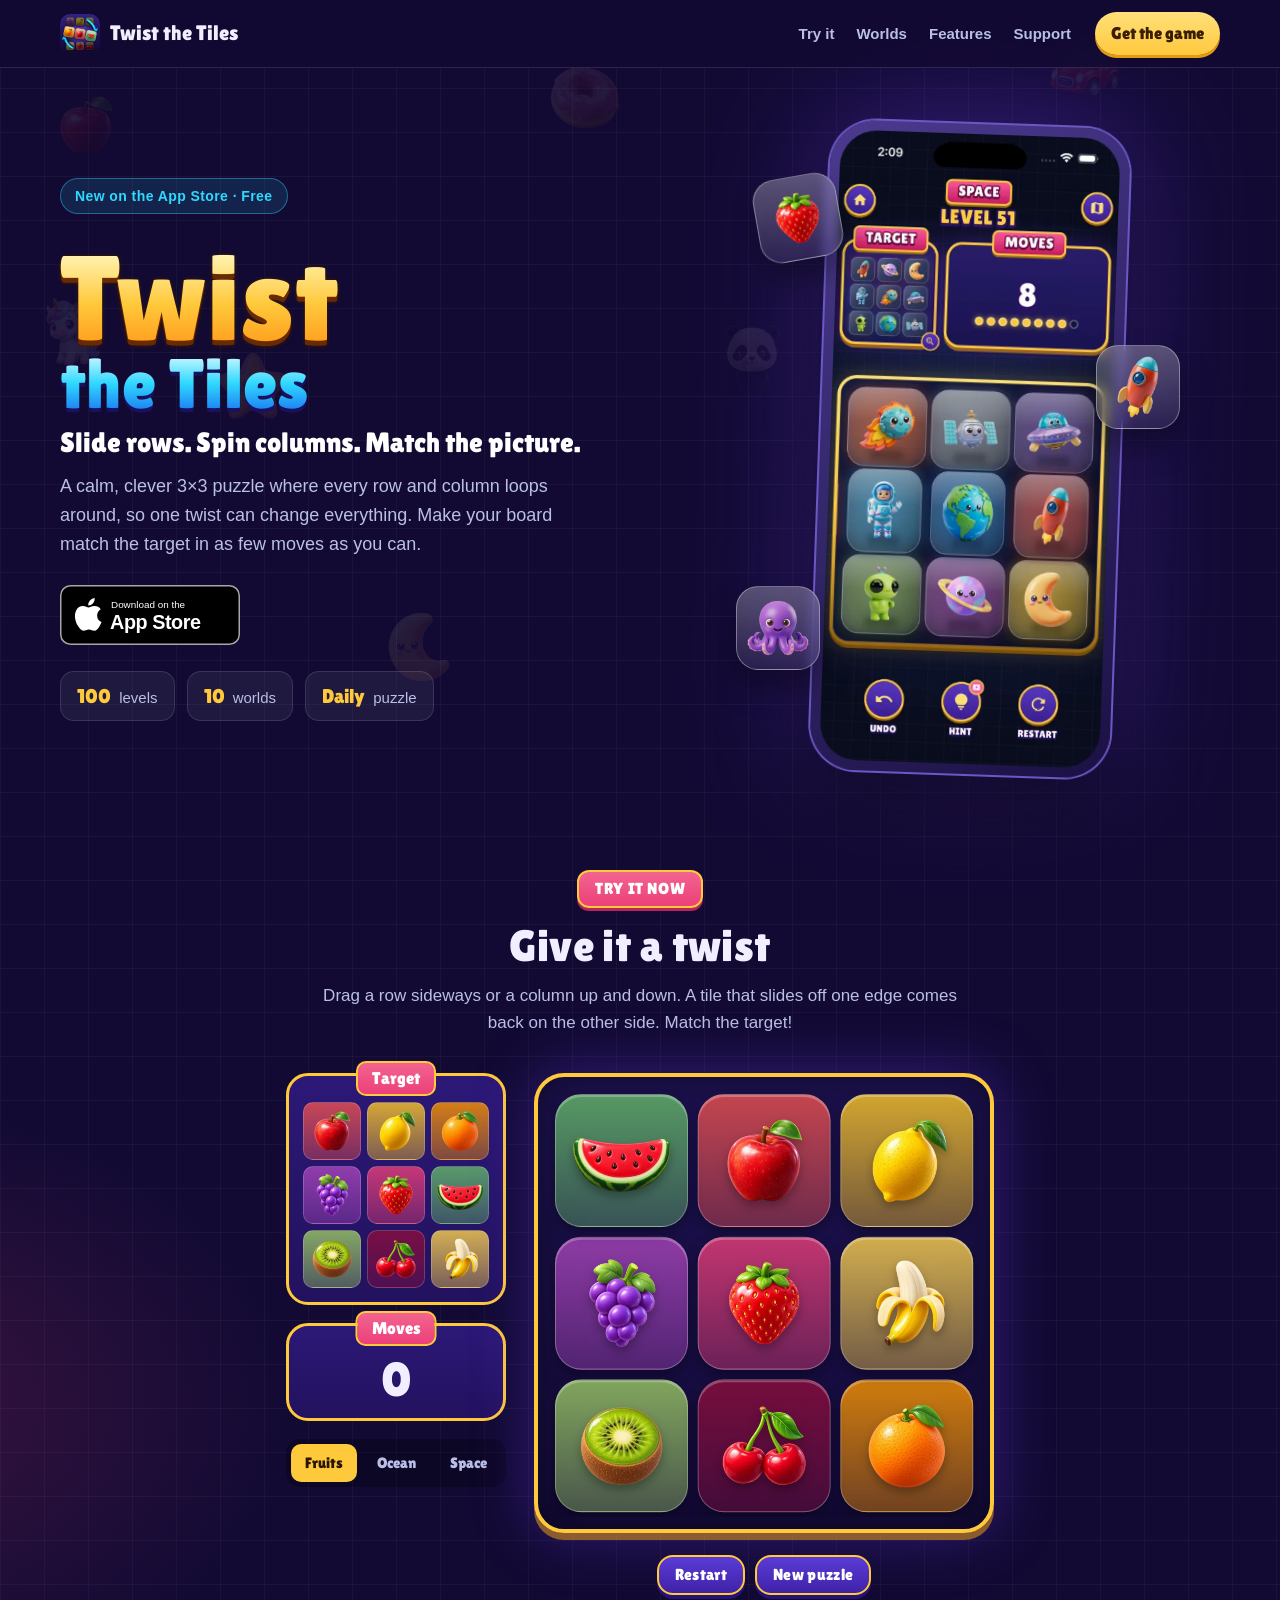
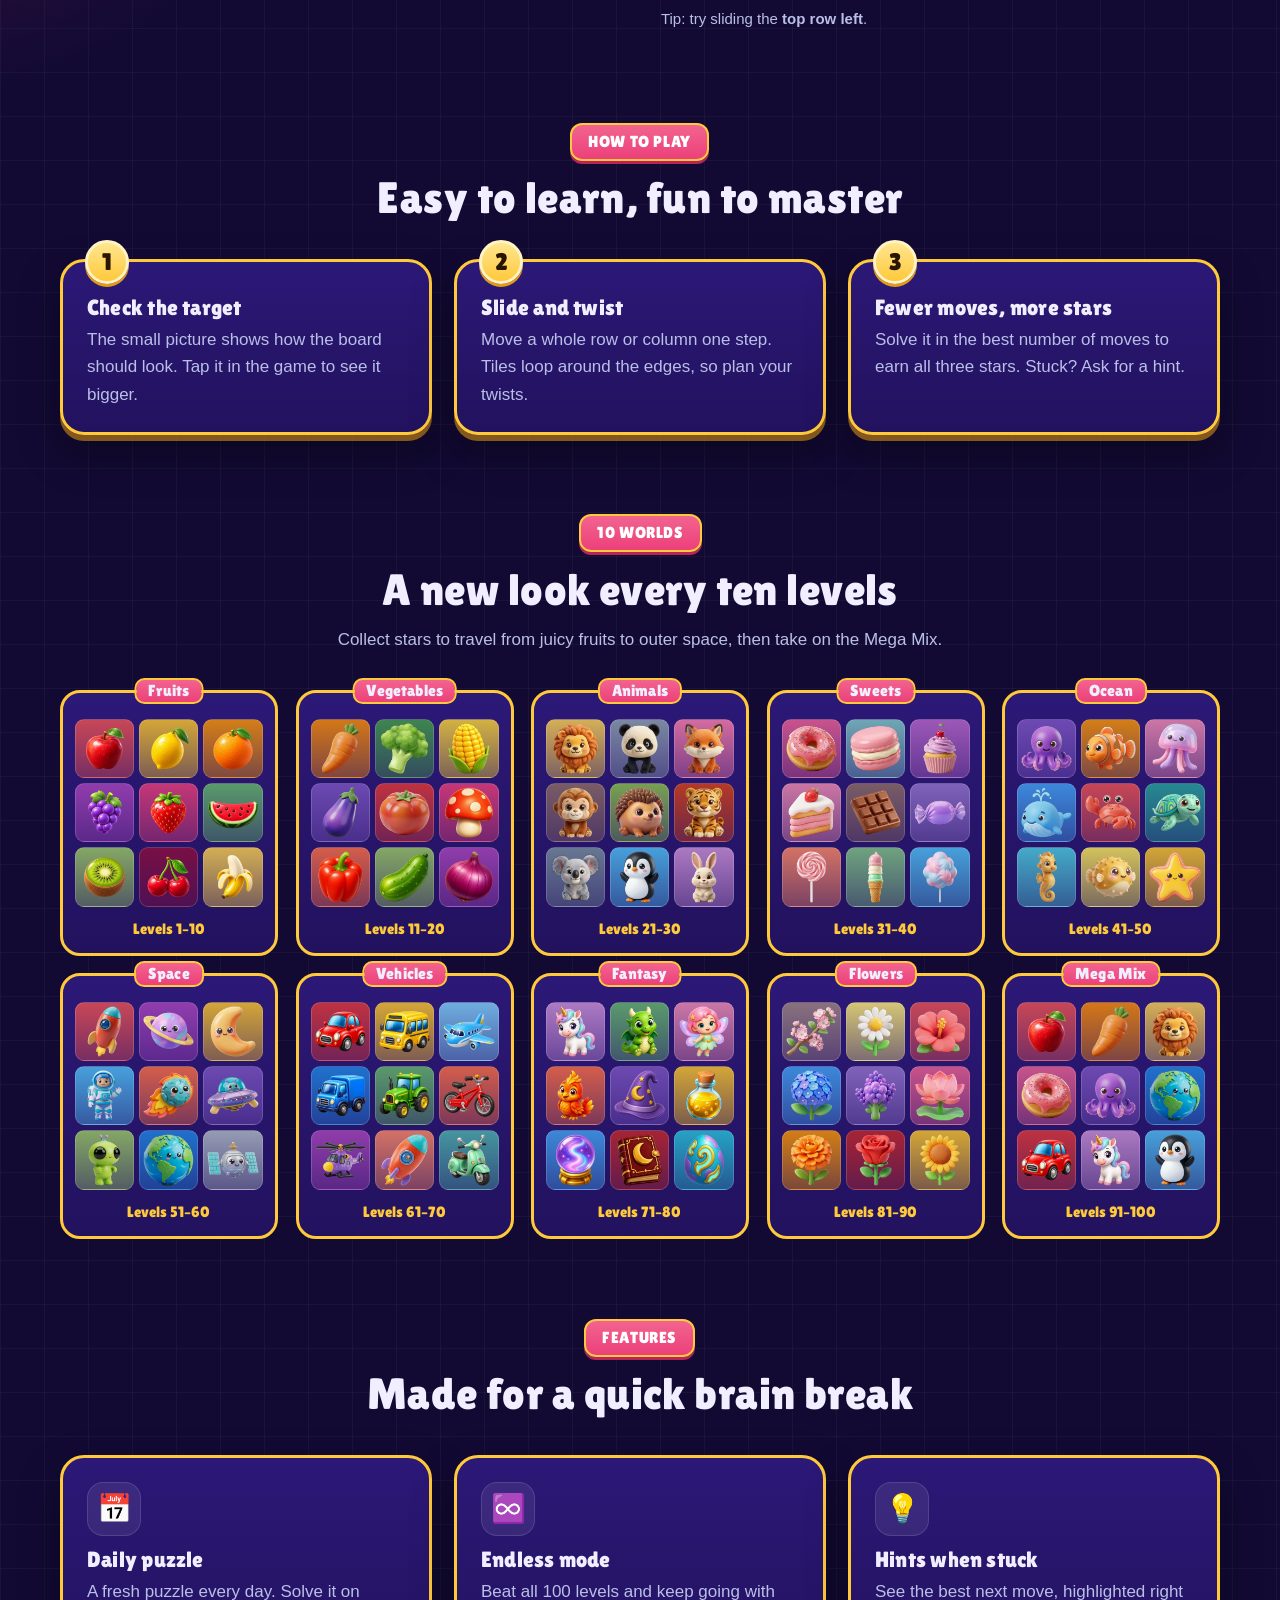
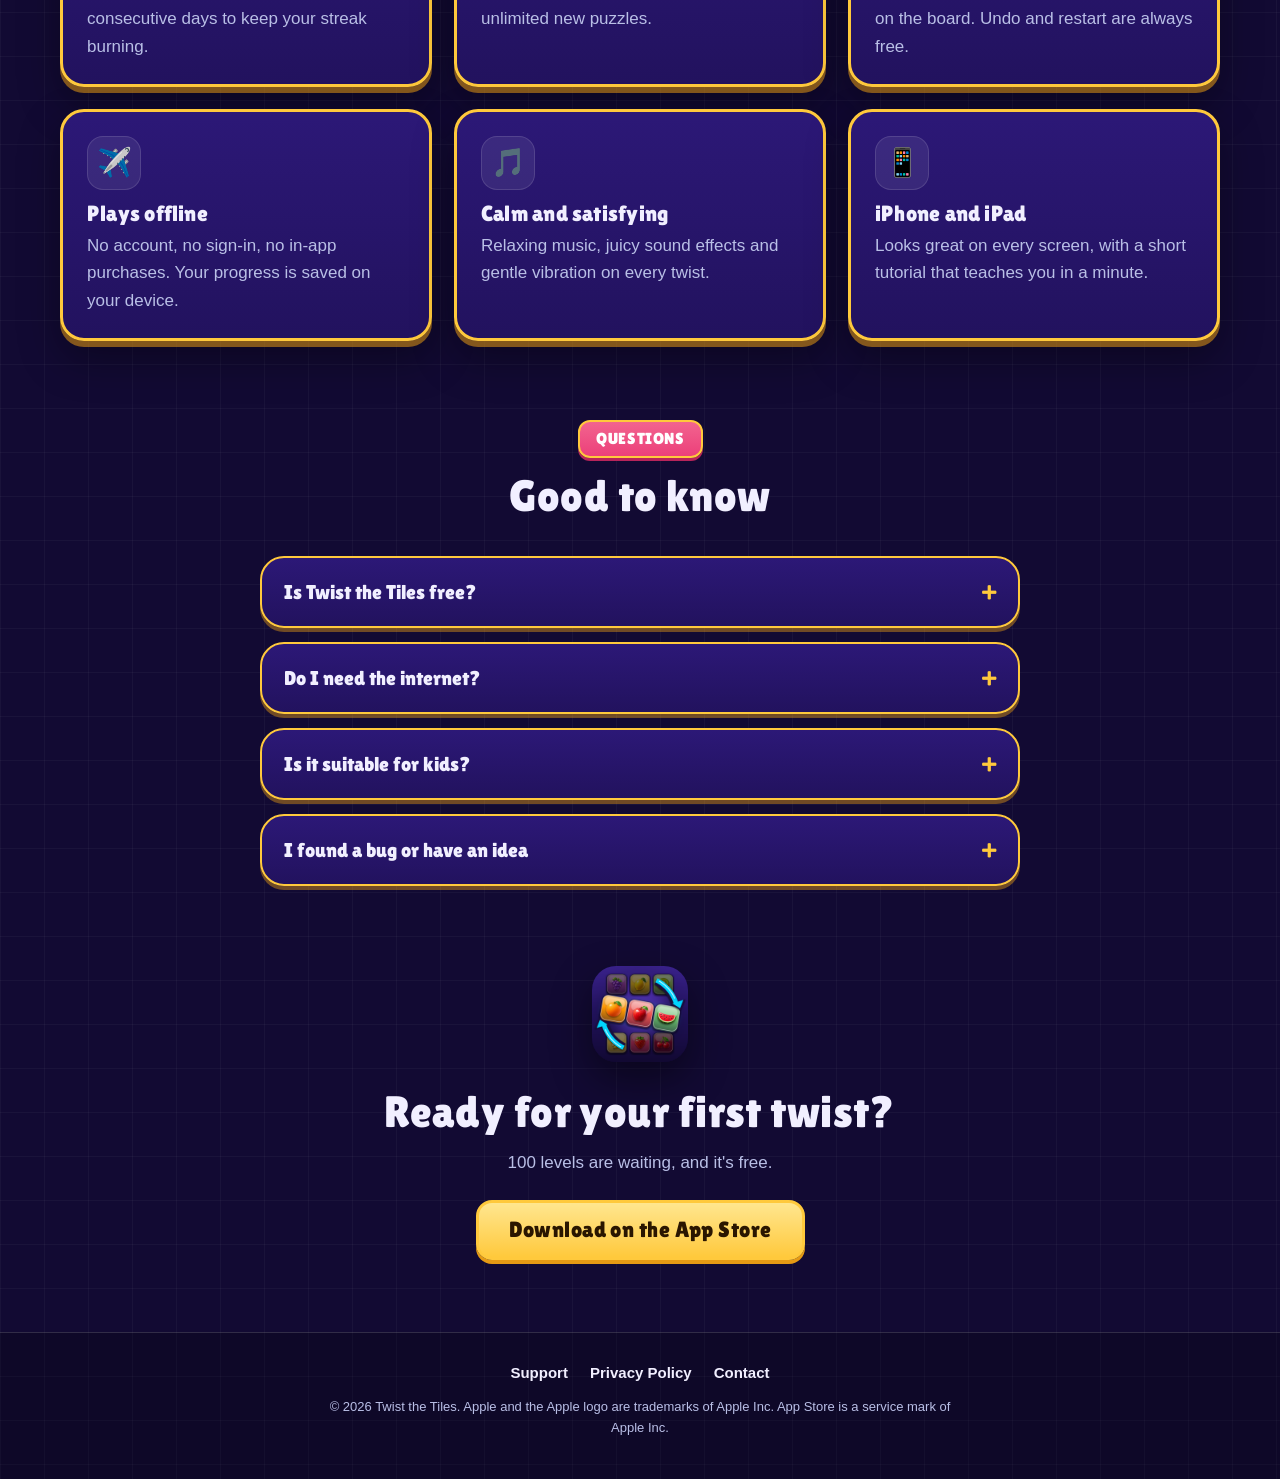
<file: index.html>
<!doctype html>
<html lang="en">
<head>
<meta charset="utf-8">
<meta name="viewport" content="width=device-width, initial-scale=1, viewport-fit=cover">
<title>Twist the Tiles – Slide, twist and match the picture</title>
<meta name="description" content="Twist the Tiles is a free, calm 3×3 puzzle game. Slide rows and columns that loop around to match the target picture. 100 levels, 10 worlds, a daily puzzle and endless mode. Play offline on iPhone and iPad.">
<meta name="theme-color" content="#120a33">
<meta name="apple-itunes-app" content="app-id=6825659378">
<link rel="canonical" href="https://mandeep-webdev.github.io/twist-the-tiles-site/">
<link rel="icon" href="img/favicon.png">
<link rel="apple-touch-icon" href="img/apple-touch-icon.png">

<meta property="og:type" content="website">
<meta property="og:title" content="Twist the Tiles – Slide, twist and match the picture">
<meta property="og:description" content="A calm, clever 3×3 puzzle. 100 levels, 10 worlds, a daily puzzle. Free on the App Store.">
<meta property="og:url" content="https://mandeep-webdev.github.io/twist-the-tiles-site/">
<meta property="og:image" content="https://mandeep-webdev.github.io/twist-the-tiles-site/img/og.png">
<meta name="twitter:card" content="summary_large_image">

<link rel="preload" href="fonts/LilitaOne-Regular.ttf" as="font" type="font/ttf" crossorigin>
<link rel="stylesheet" href="landing.css?v=10">

<script type="application/ld+json">
{
  "@context": "https://schema.org",
  "@type": "MobileApplication",
  "name": "Twist the Tiles",
  "operatingSystem": "iOS",
  "applicationCategory": "GameApplication",
  "offers": { "@type": "Offer", "price": "0", "priceCurrency": "USD" },
  "downloadUrl": "https://apps.apple.com/app/id6825659378"
}
</script>
</head>
<body>
<div class="scroll-progress" aria-hidden="true"></div>
<div class="bg-tiles" id="bgTiles" aria-hidden="true"></div>

<header class="nav">
  <a class="brand" href="#top">
    <img src="icon.png" alt="" width="40" height="40">
    <span>Twist the Tiles</span>
  </a>
  <nav class="nav-links" aria-label="Sections">
    <a href="#play">Try it</a>
    <a href="#worlds">Worlds</a>
    <a href="#features">Features</a>
    <a href="support.html">Support</a>
  </nav>
  <a class="nav-cta" href="https://apps.apple.com/app/id6825659378">Get the game</a>
</header>

<main id="top">

  <!-- Hero -->
  <section class="hero">
    <div class="hero-copy">
      <p class="eyebrow">New on the App Store · Free</p>
      <h1 class="logo"><span class="logo-top">Twist</span><span class="logo-bottom">the Tiles</span></h1>
      <p class="tagline">Slide rows. Spin columns. Match the picture.</p>
      <p class="lead">A calm, clever 3×3 puzzle where every row and column loops around, so one twist
        can change everything. Make your board match the target in as few moves as you can.</p>

      <div class="store-row">
        <a class="app-store-badge" href="https://apps.apple.com/app/id6825659378" aria-label="Download on the App Store">
          <svg viewBox="0 0 120 40" role="img" aria-hidden="true">
            <rect x=".5" y=".5" width="119" height="39" rx="6.5" fill="#000" stroke="#a6a6a6"/>
            <path fill="#fff" d="M24.77 20.3a4.95 4.95 0 0 1 2.36-4.15 5.07 5.07 0 0 0-4-2.16c-1.680-.18-3.310 1-4.170 1-.870 0-2.190-.98-3.610-.95a5.32 5.32 0 0 0-4.470 2.730c-1.930 3.340-.490 8.270 1.360 10.970.930 1.330 2.010 2.810 3.430 2.750 1.390-.060 1.910-.880 3.580-.880 1.660 0 2.140.880 3.590.850 1.490-.020 2.430-1.330 3.320-2.670a10.960 10.960 0 0 0 1.520-3.090 4.780 4.780 0 0 1-2.910-4.400zM22.04 12.21a4.870 4.870 0 0 0 1.110-3.490 4.960 4.960 0 0 0-3.210 1.660 4.640 4.640 0 0 0-1.140 3.360 4.100 4.100 0 0 0 3.240-1.530z"/>
            <text x="34" y="15" fill="#fff" font-family="-apple-system,BlinkMacSystemFont,'Helvetica Neue',Arial,sans-serif" font-size="6.6">Download on the</text>
            <text x="33.4" y="29.6" fill="#fff" font-family="-apple-system,BlinkMacSystemFont,'Helvetica Neue',Arial,sans-serif" font-size="13.2" font-weight="600" letter-spacing="-.3">App Store</text>
          </svg>
        </a>
      </div>

      <ul class="stats" aria-label="At a glance">
        <li><strong data-count="100">100</strong> levels</li>
        <li><strong data-count="10">10</strong> worlds</li>
        <li><strong>Daily</strong> puzzle</li>
      </ul>
    </div>

    <div class="hero-phone">
      <div class="phone" data-tilt="8">
        <video src="media/gameplay.mp4" poster="media/poster.webp" autoplay muted loop playsinline
               preload="metadata" aria-label="Gameplay video: tiles wave into place and a puzzle is solved in six moves"></video>
        <div class="phone-island"></div>
      </div>
      <div class="float-tile t1"><img src="img/tiles/fruit/strawberry.webp" alt=""></div>
      <div class="float-tile t2"><img src="img/tiles/ocean/octopus.webp" alt=""></div>
      <div class="float-tile t3"><img src="img/tiles/space/spacerocket.webp" alt=""></div>
    </div>
  </section>

  <!-- Playable demo -->
  <section id="play" class="section">
    <div class="section-head">
      <p class="ribbon">Try it now</p>
      <h2>Give it a twist</h2>
      <p class="section-sub">Drag a row sideways or a column up and down. A tile that slides off one edge
        comes back on the other side. Match the target!</p>
    </div>

    <div class="demo">
      <div class="demo-side">
        <div class="panel target-panel">
          <p class="panel-label">Target</p>
          <div class="target-grid" id="target"></div>
        </div>
        <div class="panel moves-panel">
          <p class="panel-label">Moves</p>
          <p class="moves" id="moves" aria-live="polite">0</p>
        </div>
        <div class="theme-tabs" role="tablist" aria-label="Tile theme">
          <button type="button" role="tab" data-theme="fruit" aria-selected="true">Fruits</button>
          <button type="button" role="tab" data-theme="ocean" aria-selected="false">Ocean</button>
          <button type="button" role="tab" data-theme="space" aria-selected="false">Space</button>
        </div>
      </div>

      <div class="board-wrap">
        <div class="board" id="board" aria-label="Puzzle board. Drag a row left or right, or a column up or down.">
          <div class="board-grid" id="grid"></div>
          <div class="win" id="win" hidden>
            <p class="win-title">Solved!</p>
            <p class="win-stars" id="winStars" aria-hidden="true"></p>
            <p class="win-text" id="winText"></p>
            <div class="win-actions">
              <button type="button" class="btn btn-ghost" id="again">New puzzle</button>
              <a class="btn btn-gold" href="https://apps.apple.com/app/id6825659378">Play 100 levels</a>
            </div>
          </div>
        </div>
        <div class="demo-actions">
          <button type="button" class="btn btn-ghost small" id="reset">Restart</button>
          <button type="button" class="btn btn-ghost small" id="shuffle">New puzzle</button>
        </div>
        <p class="demo-hint" id="hint">Tip: try sliding the <strong>top row left</strong>.</p>
      </div>
    </div>
  </section>

  <!-- How to play -->
  <section class="section">
    <div class="section-head">
      <p class="ribbon">How to play</p>
      <h2>Easy to learn, fun to master</h2>
    </div>
    <ol class="steps">
      <li class="card">
        <span class="step-num">1</span>
        <h3>Check the target</h3>
        <p>The small picture shows how the board should look. Tap it in the game to see it bigger.</p>
      </li>
      <li class="card">
        <span class="step-num">2</span>
        <h3>Slide and twist</h3>
        <p>Move a whole row or column one step. Tiles loop around the edges, so plan your twists.</p>
      </li>
      <li class="card">
        <span class="step-num">3</span>
        <h3>Fewer moves, more stars</h3>
        <p>Solve it in the best number of moves to earn all three stars. Stuck? Ask for a hint.</p>
      </li>
    </ol>
  </section>

  <!-- Worlds -->
  <section id="worlds" class="section">
    <div class="section-head">
      <p class="ribbon">10 worlds</p>
      <h2>A new look every ten levels</h2>
      <p class="section-sub">Collect stars to travel from juicy fruits to outer space, then take on the Mega Mix.</p>
    </div>
    <div class="worlds" id="worldsGrid"></div>
  </section>

  <!-- Features -->
  <section id="features" class="section">
    <div class="section-head">
      <p class="ribbon">Features</p>
      <h2>Made for a quick brain break</h2>
    </div>
    <div class="features">
      <article class="card feature">
        <span class="feature-icon" aria-hidden="true">📅</span>
        <h3>Daily puzzle</h3>
        <p>A fresh puzzle every day. Solve it on consecutive days to keep your streak burning.</p>
      </article>
      <article class="card feature">
        <span class="feature-icon" aria-hidden="true">♾️</span>
        <h3>Endless mode</h3>
        <p>Beat all 100 levels and keep going with unlimited new puzzles.</p>
      </article>
      <article class="card feature">
        <span class="feature-icon" aria-hidden="true">💡</span>
        <h3>Hints when stuck</h3>
        <p>See the best next move, highlighted right on the board. Undo and restart are always free.</p>
      </article>
      <article class="card feature">
        <span class="feature-icon" aria-hidden="true">✈️</span>
        <h3>Plays offline</h3>
        <p>No account, no sign-in, no in-app purchases. Your progress is saved on your device.</p>
      </article>
      <article class="card feature">
        <span class="feature-icon" aria-hidden="true">🎵</span>
        <h3>Calm and satisfying</h3>
        <p>Relaxing music, juicy sound effects and gentle vibration on every twist.</p>
      </article>
      <article class="card feature">
        <span class="feature-icon" aria-hidden="true">📱</span>
        <h3>iPhone and iPad</h3>
        <p>Looks great on every screen, with a short tutorial that teaches you in a minute.</p>
      </article>
    </div>
  </section>



  <!-- FAQ -->
  <section class="section">
    <div class="section-head">
      <p class="ribbon">Questions</p>
      <h2>Good to know</h2>
    </div>
    <div class="faq">
      <details class="card">
        <summary>Is Twist the Tiles free?</summary>
        <p>Yes. The whole game is free with no in-app purchases. Optional short video ads unlock hints.</p>
      </details>
      <details class="card">
        <summary>Do I need the internet?</summary>
        <p>No. You can play every level offline. A connection is only needed to watch an ad for a hint.</p>
      </details>
      <details class="card">
        <summary>Is it suitable for kids?</summary>
        <p>It's rated 4+ on the App Store. There's no chat, no sign-up and no personal data to enter.</p>
      </details>
      <details class="card">
        <summary>I found a bug or have an idea</summary>
        <p>We'd love to hear it! Email <a href="mailto:support.twistthetiles@gmail.com">support.twistthetiles@gmail.com</a>
          or see the <a href="support.html">support page</a>.</p>
      </details>
    </div>
  </section>

  <!-- Final CTA -->
  <section class="section final">
    <img src="icon.png" alt="Twist the Tiles icon" width="96" height="96" loading="lazy">
    <h2>Ready for your first twist?</h2>
    <p>100 levels are waiting, and it's free.</p>
    <a class="btn btn-gold big" href="https://apps.apple.com/app/id6825659378">Download on the App Store</a>
  </section>
</main>

<footer class="footer">
  <nav aria-label="Footer">
    <a href="support.html">Support</a>
    <a href="privacy.html">Privacy Policy</a>
    <a href="mailto:support.twistthetiles@gmail.com">Contact</a>
  </nav>
  <p>© 2026 Twist the Tiles. Apple and the Apple logo are trademarks of Apple Inc. App Store is a service mark of Apple Inc.</p>
</footer>

<script src="landing.js?v=10" defer></script>
</body>
</html>
</file>
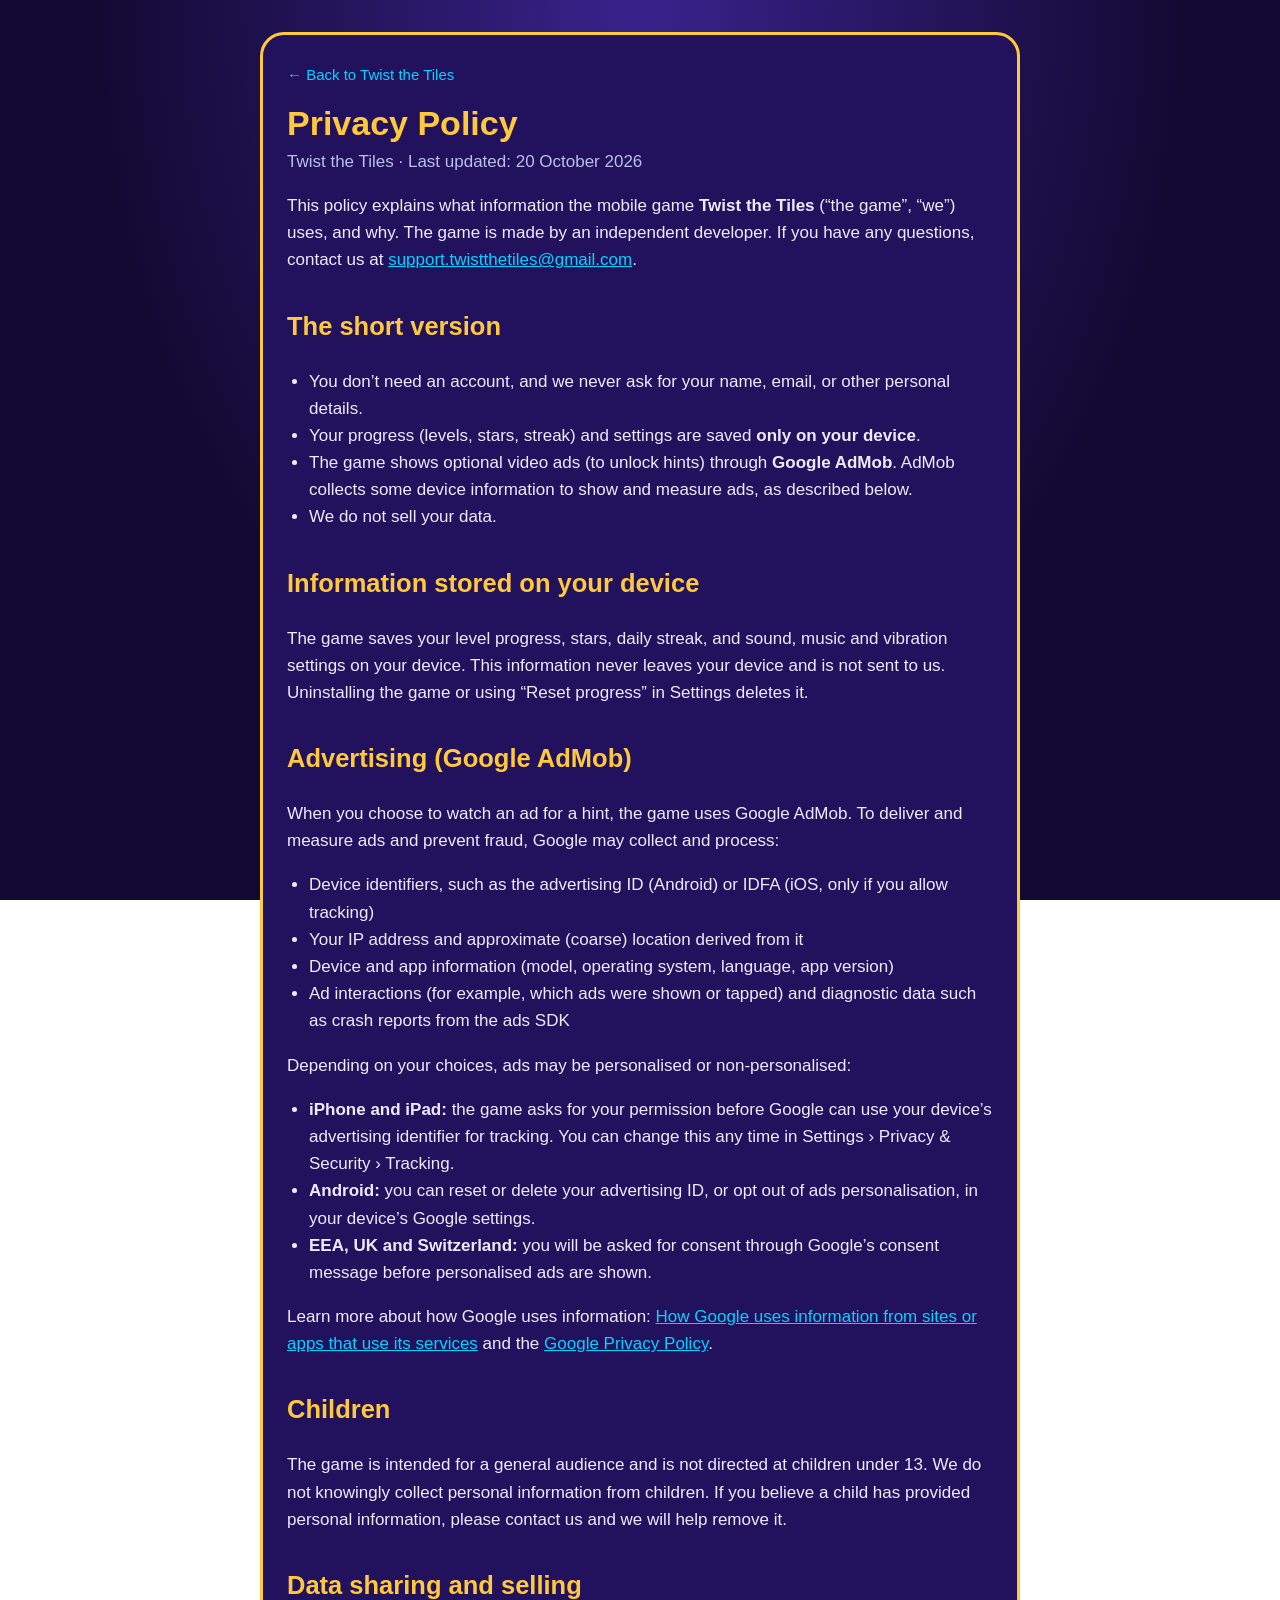
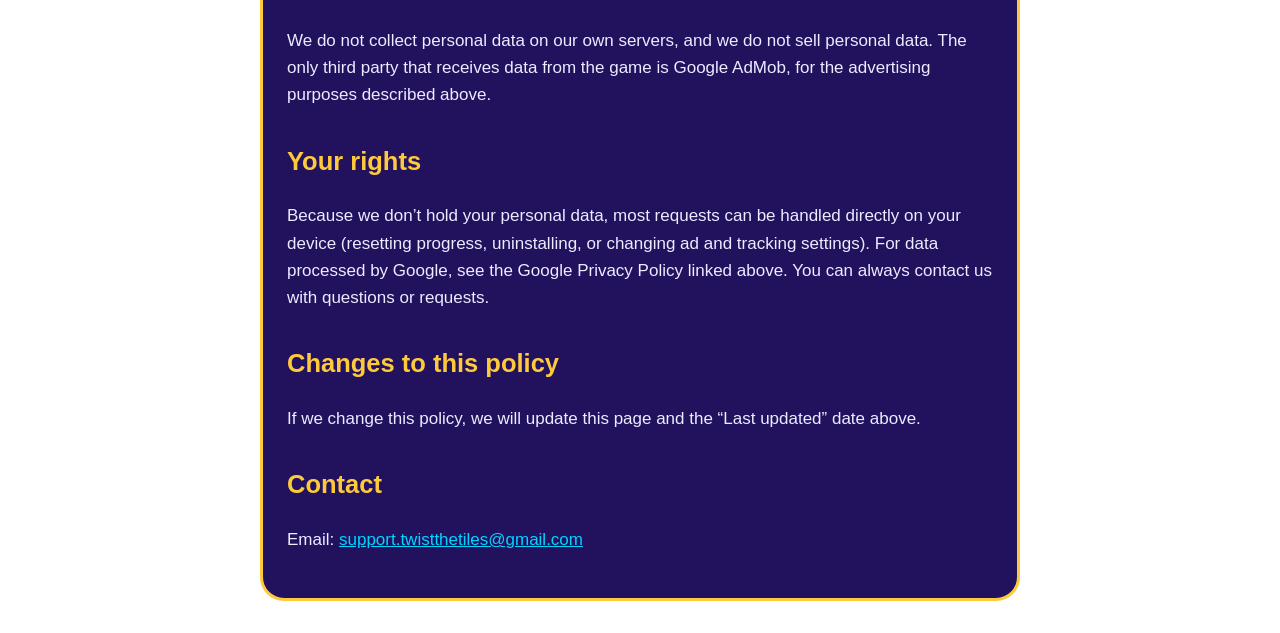
<file: privacy.html>
<!doctype html>
<html lang="en">
<head>
<meta charset="utf-8">
<meta name="viewport" content="width=device-width, initial-scale=1">
<title>Privacy Policy – Twist the Tiles</title>
<link rel="stylesheet" href="style.css">
<link rel="icon" href="img/favicon.png">
</head>
<body>
<main>
<p class="back"><a href="./">← Back to Twist the Tiles</a></p>
<h1>Privacy Policy</h1>
<p class="sub">Twist the Tiles · Last updated: 20 October 2026</p>

<p>This policy explains what information the mobile game <strong>Twist the Tiles</strong>
(“the game”, “we”) uses, and why. The game is made by an independent developer.
If you have any questions, contact us at <a href="mailto:support.twistthetiles@gmail.com">support.twistthetiles@gmail.com</a>.</p>

<h2>The short version</h2>
<ul>
<li>You don’t need an account, and we never ask for your name, email, or other personal details.</li>
<li>Your progress (levels, stars, streak) and settings are saved <strong>only on your device</strong>.</li>
<li>The game shows optional video ads (to unlock hints) through <strong>Google AdMob</strong>.
AdMob collects some device information to show and measure ads, as described below.</li>
<li>We do not sell your data.</li>
</ul>

<h2>Information stored on your device</h2>
<p>The game saves your level progress, stars, daily streak, and sound, music and vibration
settings on your device. This information never leaves your device and is not sent to us.
Uninstalling the game or using “Reset progress” in Settings deletes it.</p>

<h2>Advertising (Google AdMob)</h2>
<p>When you choose to watch an ad for a hint, the game uses Google AdMob. To deliver and
measure ads and prevent fraud, Google may collect and process:</p>
<ul>
<li>Device identifiers, such as the advertising ID (Android) or IDFA (iOS, only if you allow tracking)</li>
<li>Your IP address and approximate (coarse) location derived from it</li>
<li>Device and app information (model, operating system, language, app version)</li>
<li>Ad interactions (for example, which ads were shown or tapped) and diagnostic data such as crash reports from the ads SDK</li>
</ul>
<p>Depending on your choices, ads may be personalised or non-personalised:</p>
<ul>
<li><strong>iPhone and iPad:</strong> the game asks for your permission before Google can use
your device’s advertising identifier for tracking. You can change this any time in
Settings › Privacy &amp; Security › Tracking.</li>
<li><strong>Android:</strong> you can reset or delete your advertising ID, or opt out of ads
personalisation, in your device’s Google settings.</li>
<li><strong>EEA, UK and Switzerland:</strong> you will be asked for consent through Google’s
consent message before personalised ads are shown.</li>
</ul>
<p>Learn more about how Google uses information:
<a href="https://policies.google.com/technologies/partner-sites">How Google uses information from sites or apps that use its services</a>
and the <a href="https://policies.google.com/privacy">Google Privacy Policy</a>.</p>

<h2>Children</h2>
<p>The game is intended for a general audience and is not directed at children under 13.
We do not knowingly collect personal information from children. If you believe a child has
provided personal information, please contact us and we will help remove it.</p>

<h2>Data sharing and selling</h2>
<p>We do not collect personal data on our own servers, and we do not sell personal data.
The only third party that receives data from the game is Google AdMob, for the advertising
purposes described above.</p>

<h2>Your rights</h2>
<p>Because we don’t hold your personal data, most requests can be handled directly on your
device (resetting progress, uninstalling, or changing ad and tracking settings). For data
processed by Google, see the Google Privacy Policy linked above. You can always contact us
with questions or requests.</p>

<h2>Changes to this policy</h2>
<p>If we change this policy, we will update this page and the “Last updated” date above.</p>

<h2>Contact</h2>
<p>Email: <a href="mailto:support.twistthetiles@gmail.com">support.twistthetiles@gmail.com</a></p>
</main>
</body>
</html>
</file>
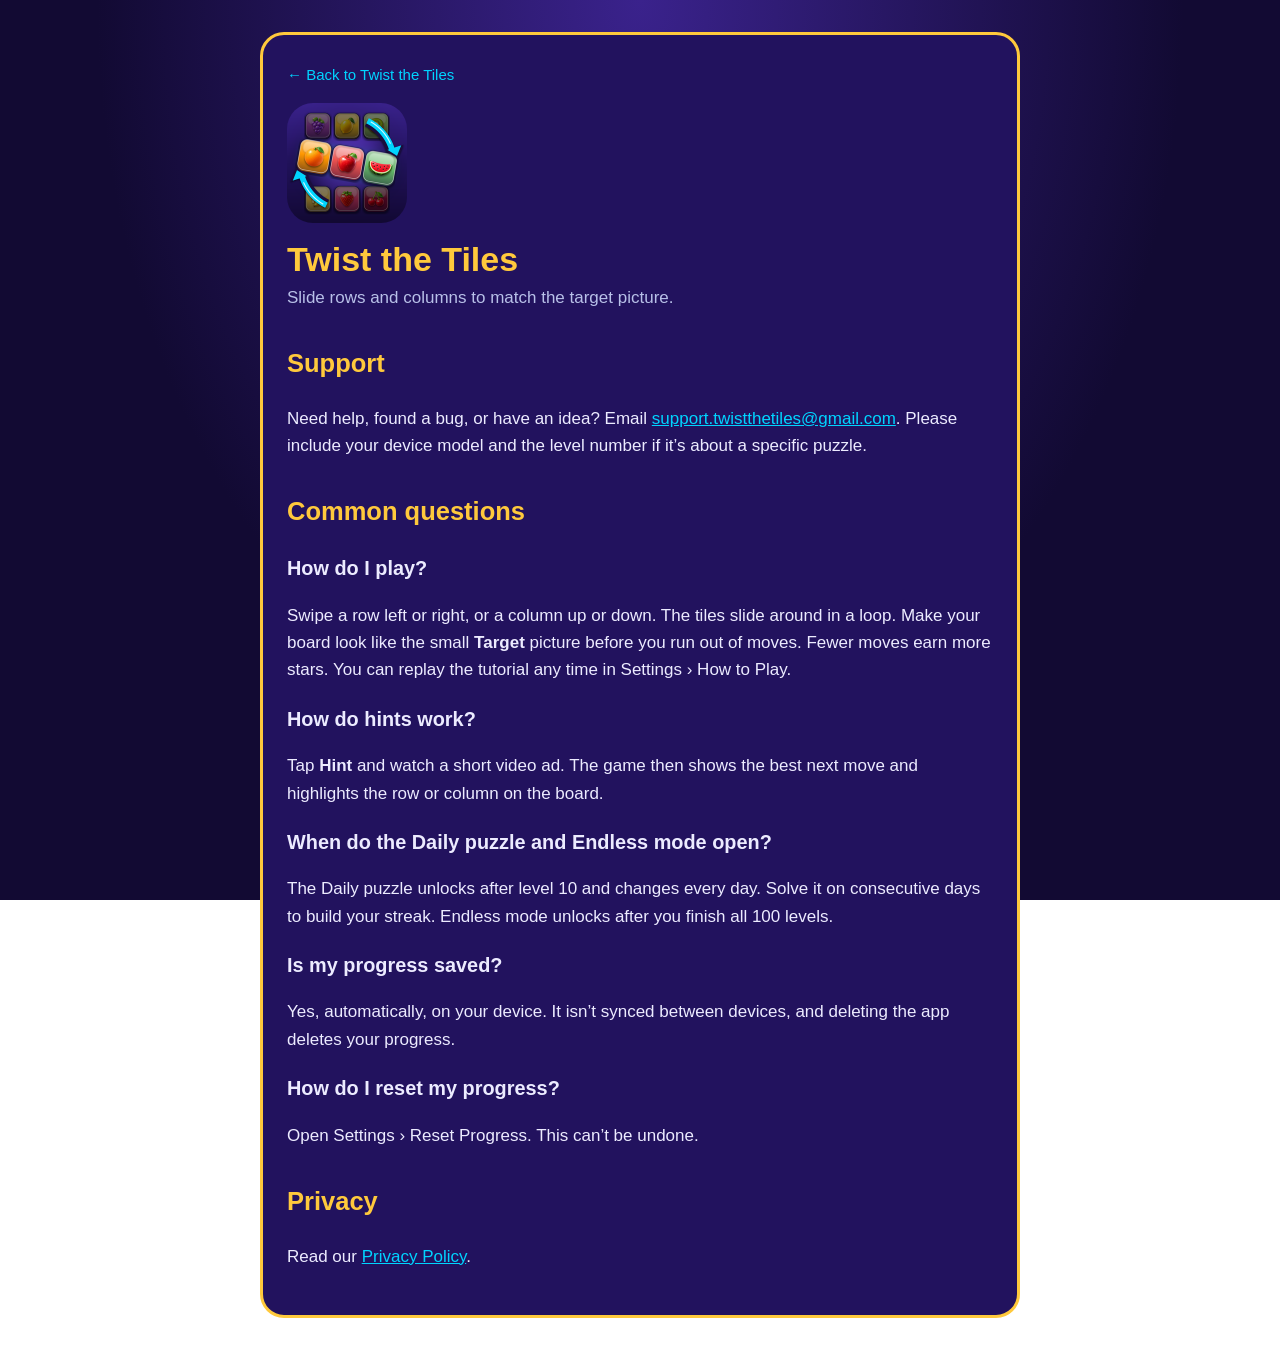
<file: support.html>
<!doctype html>
<html lang="en">
<head>
<meta charset="utf-8">
<meta name="viewport" content="width=device-width, initial-scale=1">
<title>Support – Twist the Tiles</title>
<link rel="icon" href="img/favicon.png">
<link rel="stylesheet" href="style.css">
</head>
<body>
<main>
<p class="back"><a href="./">← Back to Twist the Tiles</a></p>
<img class="icon" src="icon.png" alt="Twist the Tiles app icon" width="120" height="120">
<h1>Twist the Tiles</h1>
<p class="sub">Slide rows and columns to match the target picture.</p>

<h2>Support</h2>
<p>Need help, found a bug, or have an idea? Email
<a href="mailto:support.twistthetiles@gmail.com">support.twistthetiles@gmail.com</a>. Please include your device model and
the level number if it’s about a specific puzzle.</p>

<h2>Common questions</h2>
<h3>How do I play?</h3>
<p>Swipe a row left or right, or a column up or down. The tiles slide around in a loop.
Make your board look like the small <strong>Target</strong> picture before you run out of moves.
Fewer moves earn more stars. You can replay the tutorial any time in Settings › How to Play.</p>

<h3>How do hints work?</h3>
<p>Tap <strong>Hint</strong> and watch a short video ad. The game then shows the best next
move and highlights the row or column on the board.</p>

<h3>When do the Daily puzzle and Endless mode open?</h3>
<p>The Daily puzzle unlocks after level 10 and changes every day. Solve it on consecutive
days to build your streak. Endless mode unlocks after you finish all 100 levels.</p>

<h3>Is my progress saved?</h3>
<p>Yes, automatically, on your device. It isn’t synced between devices, and deleting the app
deletes your progress.</p>

<h3>How do I reset my progress?</h3>
<p>Open Settings › Reset Progress. This can’t be undone.</p>

<h2>Privacy</h2>
<p>Read our <a href="privacy.html">Privacy Policy</a>.</p>
</main>
</body>
</html>
</file>
<file: landing.css>
@font-face {
  font-family: "Lilita One";
  src: url("fonts/LilitaOne-Regular.ttf") format("truetype");
  font-display: swap;
}

:root {
  --bg: #120a33;
  --bg-deep: #0b0622;
  --panel: #22125e;
  --panel-2: #2c1877;
  --line: rgba(255, 255, 255, 0.12);
  --text: #f1efff;
  --muted: #b9bfe6;
  --gold: #ffc93c;
  --gold-deep: #e59a14;
  --pink: #ec407a;
  --pink-deep: #b8245a;
  --cyan: #2fd8ff;
  --cyan-deep: #0a8fd1;
  --display: "Lilita One", "Arial Rounded MT Bold", system-ui, sans-serif;
  --body: -apple-system, BlinkMacSystemFont, "Segoe UI", Roboto, "Helvetica Neue", sans-serif;
  --radius: 24px;
  --gutter: 20px;
}

* { box-sizing: border-box; }

html { scroll-behavior: smooth; scroll-padding-top: 80px; }

body {
  margin: 0;
  color: var(--text);
  background-color: var(--bg);
  background-image:
    radial-gradient(900px 600px at 80% -10%, rgba(116, 64, 255, 0.45), transparent 60%),
    radial-gradient(700px 500px at -10% 30%, rgba(236, 64, 122, 0.18), transparent 60%),
    linear-gradient(rgba(255, 255, 255, 0.035) 1px, transparent 1px),
    linear-gradient(90deg, rgba(255, 255, 255, 0.035) 1px, transparent 1px);
  background-size: auto, auto, 44px 44px, 44px 44px;
  font: 17px/1.6 var(--body);
  -webkit-font-smoothing: antialiased;
  overflow-x: hidden;
}

img { max-width: 100%; }
a { color: var(--cyan); }
h1, h2, h3 { font-family: var(--display); font-weight: 400; letter-spacing: 0.01em; line-height: 1.1; }
h2 { font-size: clamp(30px, 5vw, 44px); margin: 0 0 12px; }
h3 { font-size: 22px; margin: 0 0 6px; }
p { margin: 0 0 12px; }

/* ---------- Nav ---------- */
.nav {
  position: sticky;
  top: 0;
  z-index: 20;
  display: flex;
  align-items: center;
  gap: 24px;
  padding: 12px max(var(--gutter), calc((100% - 1160px) / 2));
  background: rgba(18, 10, 51, 0.78);
  backdrop-filter: blur(14px);
  -webkit-backdrop-filter: blur(14px);
  border-bottom: 1px solid var(--line);
}
.brand { display: flex; align-items: center; gap: 10px; color: var(--text); text-decoration: none; font-family: var(--display); font-size: 21px; }
.brand img { border-radius: 10px; }
.nav-links { display: flex; gap: 22px; margin-left: auto; }
.nav-links a { color: var(--muted); text-decoration: none; font-weight: 600; font-size: 15px; }
.nav-links a:hover { color: var(--text); }
.nav-cta {
  font-family: var(--display);
  font-size: 17px;
  color: #3b1d00;
  text-decoration: none;
  padding: 8px 16px;
  border-radius: 999px;
  background: linear-gradient(#ffe07a, var(--gold));
  box-shadow: 0 3px 0 var(--gold-deep);
  white-space: nowrap;
}
@media (max-width: 760px) {
  .nav-links { display: none; }
  .nav-cta { margin-left: auto; }
}
.brand span, .nav-cta { white-space: nowrap; }
@media (max-width: 400px) {
  .nav { gap: 10px; padding-top: 10px; padding-bottom: 10px; }
  .brand { font-size: 18px; gap: 8px; }
  .brand img { width: 34px; height: 34px; }
  .nav-cta { font-size: 15px; padding: 10px 12px; }
}
@media (max-width: 340px) {
  .brand span { font-size: 16px; }
  .nav-cta { font-size: 14px; padding: 10px 10px; }
}

/* ---------- Layout ---------- */
main { padding: 0 var(--gutter); }
.section { max-width: 1160px; margin: 0 auto; padding: 72px 0 8px; }
.section-head { text-align: center; max-width: 640px; margin: 0 auto 36px; }
.section-sub { color: var(--muted); }

.ribbon {
  display: inline-block;
  margin: 0 0 14px;
  padding: 4px 16px;
  font-family: var(--display);
  font-size: 16px;
  letter-spacing: 0.04em;
  text-transform: uppercase;
  color: #fff;
  background: linear-gradient(#f2648f, var(--pink));
  border: 2px solid var(--gold);
  border-radius: 12px;
  box-shadow: 0 3px 0 var(--pink-deep);
}

.card {
  background: linear-gradient(180deg, var(--panel-2), var(--panel));
  border: 3px solid var(--gold);
  border-radius: var(--radius);
  box-shadow: 0 6px 0 rgba(229, 154, 20, 0.55), 0 18px 40px rgba(0, 0, 0, 0.35);
  padding: 24px;
}

/* ---------- Buttons ---------- */
.btn {
  display: inline-flex;
  align-items: center;
  justify-content: center;
  gap: 8px;
  min-height: 48px;
  padding: 10px 22px;
  font: 400 19px/1 var(--display);
  letter-spacing: 0.02em;
  text-decoration: none;
  border-radius: 16px;
  border: 3px solid var(--gold);
  cursor: pointer;
  transition: transform 0.12s ease, box-shadow 0.12s ease;
}
.btn:active { transform: translateY(3px); }
.btn-gold { color: #2a1600; background: linear-gradient(#ffe68f, var(--gold)); box-shadow: 0 4px 0 var(--gold-deep); }
.btn-gold:active { box-shadow: 0 1px 0 var(--gold-deep); }
.btn-ghost { color: #fff; background: linear-gradient(#5b3bd6, #3f22a8); box-shadow: 0 4px 0 #24117a; }
.btn-ghost:active { box-shadow: 0 1px 0 #24117a; }
.btn.small { min-height: 40px; font-size: 16px; padding: 8px 16px; border-width: 2px; }
.btn.big { min-height: 60px; font-size: 22px; padding: 14px 30px; }
:focus-visible { outline: 3px solid var(--cyan); outline-offset: 3px; }

/* ---------- Hero ---------- */
.hero {
  max-width: 1160px;
  margin: 0 auto;
  padding: 56px 0 24px;
  display: grid;
  grid-template-columns: 1.1fr 0.9fr;
  align-items: center;
  gap: 48px;
}
.eyebrow {
  display: inline-block;
  padding: 6px 14px;
  border-radius: 999px;
  background: rgba(47, 216, 255, 0.12);
  border: 1px solid rgba(47, 216, 255, 0.4);
  color: var(--cyan);
  font-weight: 700;
  font-size: 14px;
  letter-spacing: 0.03em;
}
.logo { margin: 18px 0 10px; display: flex; flex-direction: column; line-height: 0.9; }
.logo-top {
  font-size: clamp(64px, 11vw, 120px);
  background: linear-gradient(#fff3b0 10%, var(--gold) 55%, #ff9d1c 95%);
  -webkit-background-clip: text;
  background-clip: text;
  color: transparent;
  filter: drop-shadow(0 5px 0 #6a2a00) drop-shadow(0 0 2px #3a1a00);
}
.logo-bottom {
  font-size: clamp(38px, 6.4vw, 70px);
  background: linear-gradient(#b8f4ff 10%, var(--cyan) 50%, #1d7cf2 95%);
  -webkit-background-clip: text;
  background-clip: text;
  color: transparent;
  filter: drop-shadow(0 4px 0 #1a1060);
}
.tagline { font-family: var(--display); font-size: clamp(22px, 3vw, 28px); line-height: 1.25; color: #fff; margin-bottom: 12px; }
.lead { color: var(--muted); max-width: 520px; font-size: 18px; }

.store-row { display: flex; flex-wrap: wrap; align-items: center; gap: 14px; margin: 26px 0 26px; }
.app-store-badge { display: inline-block; width: 180px; line-height: 0; border-radius: 12px; transition: transform 0.15s ease; }
.app-store-badge:hover { transform: translateY(-2px); }
.app-store-badge svg { width: 100%; height: auto; }

.stats { list-style: none; display: flex; gap: 12px; padding: 0; margin: 0; flex-wrap: wrap; }
.stats li {
  padding: 8px 16px;
  border-radius: 14px;
  background: rgba(255, 255, 255, 0.06);
  border: 1px solid var(--line);
  color: var(--muted);
  font-size: 15px;
}
.stats strong { font-family: var(--display); font-weight: 400; font-size: 20px; color: var(--gold); margin-right: 4px; }

.hero-phone { position: relative; justify-self: center; }
.phone {
  position: relative;
  width: min(300px, 72vw);
  aspect-ratio: 886 / 1920;
  border-radius: 46px;
  padding: 10px;
  background: linear-gradient(145deg, #4b3a8f, #1b1144);
  box-shadow: 0 0 0 2px #6b58c4, 0 40px 80px rgba(0, 0, 0, 0.55), 0 0 120px rgba(116, 64, 255, 0.45);
  transform: rotate(2deg);
}
.phone video { width: 100%; height: 100%; object-fit: cover; border-radius: 37px; display: block; background: var(--bg-deep); }
.phone-island { position: absolute; top: 22px; left: 50%; width: 31%; height: 22px; transform: translateX(-50%); background: #000; border-radius: 20px; }

.float-tile {
  position: absolute;
  width: 84px;
  height: 84px;
  padding: 10px;
  border-radius: 22px;
  background: linear-gradient(180deg, rgba(255, 255, 255, 0.28), rgba(255, 255, 255, 0.08));
  border: 1px solid rgba(255, 255, 255, 0.35);
  backdrop-filter: blur(6px);
  -webkit-backdrop-filter: blur(6px);
  box-shadow: 0 16px 30px rgba(0, 0, 0, 0.35);
  animation: bob 5s ease-in-out infinite;
}
.float-tile img { width: 100%; height: 100%; object-fit: contain; }
.t1 { top: 8%; left: -64px; transform: rotate(-10deg); }
.t2 { bottom: 16%; left: -84px; animation-delay: -1.6s; }
.t3 { top: 34%; right: -60px; animation-delay: -3.2s; }
@keyframes bob { 0%, 100% { translate: 0 0; } 50% { translate: 0 -14px; } }

@media (max-width: 900px) {
  .hero { grid-template-columns: 1fr; text-align: center; padding-top: 32px; gap: 36px; }
  .lead { margin: 0 auto 12px; }
  .store-row, .stats { justify-content: center; }
  .logo { align-items: center; }
  .t1 { left: -34px; } .t2 { left: -40px; } .t3 { right: -30px; }
  .float-tile { width: 64px; height: 64px; padding: 8px; border-radius: 18px; }
}

/* ---------- Demo ---------- */
.demo {
  display: grid;
  grid-template-columns: 220px minmax(0, 460px);
  justify-content: center;
  gap: 28px;
  align-items: start;
}
.demo-side { display: grid; gap: 18px; }
.panel {
  position: relative;
  background: linear-gradient(180deg, var(--panel-2), var(--panel));
  border: 3px solid var(--gold);
  border-radius: 22px;
  padding: 26px 14px 14px;
  text-align: center;
}
.panel-label {
  position: absolute;
  top: -15px;
  left: 50%;
  transform: translateX(-50%);
  margin: 0;
  padding: 2px 14px;
  font-family: var(--display);
  font-size: 17px;
  color: #fff;
  background: linear-gradient(#f2648f, var(--pink));
  border: 2px solid var(--gold);
  border-radius: 10px;
  white-space: nowrap;
}
.target-grid { display: grid; grid-template-columns: repeat(3, minmax(0, 1fr)); gap: 6px; }
.target-grid .mini {
  aspect-ratio: 1;
  border-radius: 10px;
  padding: 4px;
  border: 1px solid rgba(255, 255, 255, 0.18);
}
.target-grid img { width: 100%; height: 100%; object-fit: contain; display: block; }
.moves { font-family: var(--display); font-size: 48px; line-height: 1; margin: 4px 0 0; }

.theme-tabs { display: flex; gap: 6px; padding: 5px; background: rgba(0, 0, 0, 0.25); border-radius: 14px; }
.theme-tabs button {
  flex: 1;
  min-height: 38px;
  border: 0;
  border-radius: 10px;
  background: transparent;
  color: var(--muted);
  font: 400 15px var(--display);
  cursor: pointer;
}
.theme-tabs button[aria-selected="true"] { background: var(--gold); color: #2a1600; }

.board-wrap { text-align: center; }
.board {
  position: relative;
  padding: 12px;
  border-radius: 30px;
  background: linear-gradient(180deg, #1d1250, #140b3a);
  border: 4px solid var(--gold);
  box-shadow: 0 7px 0 rgba(229, 154, 20, 0.55), 0 0 60px rgba(116, 64, 255, 0.35), inset 0 0 40px rgba(0, 0, 0, 0.5);
  touch-action: none;
  user-select: none;
  -webkit-user-select: none;
}
.board-grid { position: relative; width: 100%; aspect-ratio: 1; overflow: hidden; border-radius: 20px; cursor: grab; }
.board-grid:active { cursor: grabbing; }
.tile {
  position: absolute;
  top: 0;
  left: 0;
  width: 33.3333%;
  height: 33.3333%;
  padding: 5px;
  transform: translate(calc(var(--c) * 100%), calc(var(--r) * 100%));
  transition: transform 0.3s cubic-bezier(0.2, 0.85, 0.25, 1.1);
}
.tile.no-anim { transition: none; }
.tile .face {
  width: 100%;
  height: 100%;
  border-radius: 20%;
  padding: 11%;
  border: 1.5px solid rgba(255, 255, 255, 0.28);
  box-shadow: inset 0 2px 0 rgba(255, 255, 255, 0.25), 0 6px 14px rgba(0, 0, 0, 0.35);
}
.tile img { width: 100%; height: 100%; object-fit: contain; display: block; pointer-events: none; filter: drop-shadow(0 5px 5px rgba(0, 0, 0, 0.3)); }
.board.solved .tile .face { animation: pop 0.5s ease both; }
.board.solved .tile:nth-child(3n + 2) .face { animation-delay: 0.06s; }
.board.solved .tile:nth-child(3n) .face { animation-delay: 0.12s; }
@keyframes pop { 50% { transform: scale(1.08); } }

.win {
  position: absolute;
  inset: 0;
  z-index: 3;
  display: flex;
  flex-direction: column;
  align-items: center;
  justify-content: center;
  padding: 20px;
  border-radius: 26px;
  background: rgba(14, 7, 40, 0.82);
  backdrop-filter: blur(3px);
  -webkit-backdrop-filter: blur(3px);
  animation: fade 0.35s ease both;
}
.win[hidden] { display: none; }
.win-title { font-family: var(--display); font-size: 44px; color: var(--gold); margin: 0; }
.win-stars { font-size: 44px; letter-spacing: 6px; margin: 4px 0 4px; color: var(--gold); text-shadow: 0 3px 0 var(--gold-deep); }
.win-stars .off { color: rgba(255, 255, 255, 0.2); text-shadow: none; }
.win-text { color: var(--muted); margin-bottom: 18px; }
.win-actions { display: flex; flex-wrap: wrap; gap: 10px; justify-content: center; }
@keyframes fade { from { opacity: 0; transform: scale(0.96); } }

.demo-actions { display: flex; justify-content: center; gap: 10px; margin-top: 22px; }
.demo-hint { color: var(--muted); font-size: 15px; margin-top: 12px; min-height: 1.6em; }

.confetti { position: absolute; top: 40%; left: 50%; width: 10px; height: 14px; border-radius: 3px; z-index: 4; pointer-events: none; animation: burst 1.1s ease-out forwards; }
@keyframes burst { to { transform: translate(var(--dx), var(--dy)) rotate(var(--rot)); opacity: 0; } }

@media (max-width: 760px) {
  .demo { grid-template-columns: 1fr; }
  .demo-side { grid-template-columns: 1fr 1fr; gap: 20px 14px; }
  .target-panel { padding: 22px 10px 10px; }
  .target-grid { gap: 4px; max-width: 132px; margin: 0 auto; }
  .target-grid .mini { border-radius: 8px; padding: 3px; }
  .moves-panel { display: grid; place-content: center; }
  .moves { font-size: 44px; }
  .theme-tabs { grid-column: 1 / -1; }
}

/* ---------- Steps ---------- */
.steps { list-style: none; margin: 0; padding: 0; display: grid; grid-template-columns: repeat(3, 1fr); gap: 22px; }
.steps .card { position: relative; padding-top: 34px; }
.step-num {
  position: absolute;
  top: -22px;
  left: 22px;
  width: 44px;
  height: 44px;
  display: grid;
  place-items: center;
  border-radius: 50%;
  font-family: var(--display);
  font-size: 24px;
  color: #2a1600;
  background: linear-gradient(#ffe68f, var(--gold));
  border: 3px solid #fff3c4;
  box-shadow: 0 3px 0 var(--gold-deep);
}
.steps p, .feature p { color: var(--muted); margin: 0; }

/* ---------- Worlds ---------- */
.worlds { display: grid; grid-template-columns: repeat(5, minmax(0, 1fr)); gap: 18px; }
.world {
  position: relative;
  padding: 26px 12px 12px;
  border-radius: 20px;
  background: linear-gradient(180deg, var(--panel-2), var(--panel));
  border: 3px solid var(--gold);
  text-align: center;
  transition: transform 0.2s ease;
}
.world:hover { transform: translateY(-4px) rotate(-1deg); }
.world h3 {
  position: absolute;
  top: -15px;
  left: 50%;
  transform: translateX(-50%);
  margin: 0;
  padding: 2px 12px;
  font-size: 16px;
  white-space: nowrap;
  background: linear-gradient(#f2648f, var(--pink));
  border: 2px solid var(--gold);
  border-radius: 10px;
}
.world-tiles { display: grid; grid-template-columns: repeat(3, minmax(0, 1fr)); gap: 5px; }
.world-tiles span { min-width: 0; aspect-ratio: 1; border-radius: 9px; padding: 3px; border: 1px solid rgba(255, 255, 255, 0.16); }
.world-tiles img { width: 100%; height: 100%; min-width: 0; object-fit: contain; display: block; }
.world p { margin: 10px 0 0; font-family: var(--display); color: var(--gold); font-size: 15px; }
@media (max-width: 960px) { .worlds { grid-template-columns: repeat(3, minmax(0, 1fr)); } }
@media (max-width: 560px) {
  .worlds { grid-template-columns: repeat(2, minmax(0, 1fr)); gap: 26px 12px; }
  .world { padding: 24px 8px 10px; }
  .world-tiles { gap: 4px; }
  .world-tiles span { border-radius: 7px; padding: 2px; }
  .world h3 { font-size: 15px; padding: 2px 10px; }
}

/* ---------- Features ---------- */
.features { display: grid; grid-template-columns: repeat(3, 1fr); gap: 22px; }
.feature-icon {
  display: grid;
  place-items: center;
  width: 54px;
  height: 54px;
  margin-bottom: 12px;
  font-size: 28px;
  border-radius: 16px;
  background: rgba(255, 255, 255, 0.08);
  border: 1px solid var(--line);
}
@media (max-width: 900px) {
  .steps, .features { grid-template-columns: 1fr 1fr; }
  .steps { row-gap: 40px; }
}
@media (max-width: 600px) { .steps, .features { grid-template-columns: 1fr; } }

/* ---------- FAQ ---------- */
.faq { max-width: 760px; margin: 0 auto; display: grid; gap: 14px; }
.faq .card { padding: 0; border-width: 2px; box-shadow: 0 4px 0 rgba(229, 154, 20, 0.45); }
.faq summary {
  list-style: none;
  cursor: pointer;
  padding: 18px 54px 18px 22px;
  font-family: var(--display);
  font-size: 20px;
  position: relative;
}
.faq summary::-webkit-details-marker { display: none; }
.faq summary::after {
  content: "+";
  position: absolute;
  right: 20px;
  top: 50%;
  transform: translateY(-50%);
  font-size: 28px;
  color: var(--gold);
  transition: transform 0.2s ease;
}
.faq details[open] summary::after { transform: translateY(-50%) rotate(45deg); }
.faq details p { padding: 0 22px 20px; margin: 0; color: var(--muted); }

/* ---------- Final + footer ---------- */
.final { text-align: center; padding-bottom: 72px; }
.final img { border-radius: 24px; box-shadow: 0 16px 40px rgba(0, 0, 0, 0.45); margin-bottom: 18px; }
.final p { color: var(--muted); margin-bottom: 24px; }

.footer {
  border-top: 1px solid var(--line);
  padding: 28px var(--gutter) 40px;
  text-align: center;
  color: var(--muted);
  font-size: 13px;
  background: rgba(0, 0, 0, 0.2);
}
.footer nav { display: flex; justify-content: center; flex-wrap: wrap; gap: 22px; margin-bottom: 12px; }
.footer nav a { color: var(--text); text-decoration: none; font-weight: 600; font-size: 15px; }
.footer p { margin: 0 auto; max-width: 640px; }

@media (prefers-reduced-motion: reduce) {
  html { scroll-behavior: auto; }
  .float-tile, .confetti, .board.solved .tile .face { animation: none; }
  .tile { transition-duration: 0.01s; }
}

/* ---------- Motion layer ---------- */
.scroll-progress { position: fixed; top: 0; left: 0; height: 3px; width: 100%; z-index: 30; transform-origin: 0 50%; transform: scaleX(var(--p, 0)); background: linear-gradient(90deg, var(--cyan), var(--gold), var(--pink)); }
.bg-tiles { position: fixed; inset: 0; z-index: -1; pointer-events: none; overflow: hidden; }
.bg-tile { position: absolute; width: 70px; opacity: 0.09; animation: drift 18s ease-in-out infinite alternate; }
@keyframes drift { to { rotate: 25deg; translate: 30px -40px; } }
.nav { transition: box-shadow 0.3s ease, background 0.3s ease; }
.nav.scrolled { box-shadow: 0 10px 30px rgba(0, 0, 0, 0.35); background: rgba(18, 10, 51, 0.92); }

.logo-top { animation: dropIn 0.9s cubic-bezier(0.2, 1.4, 0.4, 1) both; }
.logo-bottom { animation: riseIn 0.8s 0.25s cubic-bezier(0.2, 1.3, 0.4, 1) both; }
@keyframes dropIn { from { opacity: 0; translate: 0 -60px; scale: 0.8; } }
@keyframes riseIn { from { opacity: 0; translate: 0 30px; } }

[data-reveal] { opacity: 0; translate: 0 36px; transition: opacity 0.7s ease, translate 0.7s cubic-bezier(0.2, 0.9, 0.3, 1); transition-delay: var(--d, 0s); }
[data-reveal].in { opacity: 1; translate: 0 0; }
.ribbon.in, .in .ribbon { animation: wobble 0.7s 0.3s ease both; }
@keyframes wobble { 30% { rotate: -6deg; scale: 1.08; } 60% { rotate: 4deg; } }

.card, .world, .phone, .panel { --rx: 0deg; --ry: 0deg; --lift: 0px; transform: perspective(900px) rotateX(var(--rx)) rotateY(var(--ry)) translateY(var(--lift)); transition: transform 0.25s ease, box-shadow 0.25s ease; }
.phone { transform: perspective(1000px) rotate(2deg) rotateX(var(--rx)) rotateY(var(--ry)); }
.card::after, .world::after { content: ""; position: absolute; inset: 0; border-radius: inherit; pointer-events: none; opacity: 0; transition: opacity 0.3s ease; background: radial-gradient(260px circle at var(--mx, 50%) var(--my, 50%), rgba(255, 255, 255, 0.14), transparent 60%); }
.card { position: relative; }
@media (hover: hover) {
  .card:hover, .world:hover { --lift: -8px; box-shadow: 0 10px 0 rgba(229, 154, 20, 0.55), 0 30px 60px rgba(0, 0, 0, 0.45), 0 0 40px rgba(255, 201, 60, 0.25); }
  .card:hover::after, .world:hover::after { opacity: 1; }
  .feature:hover .feature-icon { animation: wiggle 0.6s ease; }
  .app-store-badge:hover { box-shadow: 0 0 30px rgba(255, 255, 255, 0.25); }
}
.world:hover { transform: perspective(900px) rotateX(var(--rx)) rotateY(var(--ry)) translateY(var(--lift)); }
@keyframes wiggle { 25% { rotate: -12deg; scale: 1.15; } 50% { rotate: 10deg; } 75% { rotate: -5deg; } }

.btn { position: relative; overflow: hidden; }
.btn::after { content: ""; position: absolute; top: 0; left: -60%; width: 40%; height: 100%; background: linear-gradient(90deg, transparent, rgba(255, 255, 255, 0.55), transparent); transform: skewX(-20deg); transition: left 0.6s ease; }
.btn:hover::after { left: 130%; }
.btn:hover, .nav-cta:hover { translate: 0 -2px; }

.world-tiles span { transition: transform 0.35s cubic-bezier(0.2, 0.9, 0.3, 1.1); }
.faq details[open] p { animation: riseIn 0.35s ease both; }
.board.nudge .tile[data-r="0"] .face { animation: nudge 2.8s 1.5s ease-in-out infinite; }
@keyframes nudge { 0%, 70%, 100% { translate: 0 0; } 80% { translate: -14px 0; } 90% { translate: 4px 0; } }

@media (prefers-reduced-motion: reduce) {
  [data-reveal] { opacity: 1; translate: none; transition: none; }
  .logo-top, .logo-bottom, .bg-tile, .board.nudge .tile .face, .ribbon { animation: none !important; }
}

/* ---------- Small-screen fit ---------- */
.board { container-type: inline-size; }
.win { gap: 0; }
@container (max-width: 380px) {
  .win { padding: 14px; }
  .win-title { font-size: 34px; }
  .win-stars { font-size: 34px; letter-spacing: 4px; margin: 2px 0; }
  .win-text { font-size: 14px; line-height: 1.4; margin-bottom: 12px; text-align: center; }
  .win-actions { flex-wrap: nowrap; gap: 8px; }
  .win-actions .btn { min-height: 42px; font-size: 15px; padding: 8px 12px; border-width: 2px; }
}
@container (max-width: 300px) {
  .win-title { font-size: 30px; }
  .win-stars { font-size: 28px; }
  .win-text { font-size: 13px; }
  .win-actions .btn { font-size: 14px; padding: 8px 10px; }
}
@media (max-width: 360px) {
  .demo-side { gap: 18px 10px; }
  .target-grid { max-width: 112px; }
  .moves { font-size: 38px; }
  .theme-tabs button { min-height: 38px; }
  .board { padding: 8px; border-radius: 24px; }
  .board-grid { border-radius: 16px; }
  .section { padding-top: 56px; }
}

/* Keep the whole board visible on short screens (phones held sideways). */
.board {
  max-width: max(260px, min(100%, calc(100vh - 110px)));
  max-width: max(260px, min(100%, calc(100svh - 110px)));
  margin: 0 auto;
}
@media (max-height: 500px) and (orientation: landscape) {
  .hero { padding-top: 24px; }
  .phone { width: min(220px, 40vw); }
}

/* Touch screens: a quick lift when a card is tapped. */
@media (hover: none) {
  .card:active, .world:active { --lift: -6px; }
}

/* Touch screens: the card whose turn it is lifts, glows and plays its icon. */
.card.turn { --lift: -10px; scale: 1.03; border-color: #ffe08a; box-shadow: 0 12px 0 rgba(229, 154, 20, 0.6), 0 26px 50px rgba(0, 0, 0, 0.45), 0 0 44px rgba(255, 201, 60, 0.5); }
.card { transition: transform 0.35s cubic-bezier(0.2, 1.2, 0.4, 1), box-shadow 0.35s ease, scale 0.35s cubic-bezier(0.2, 1.2, 0.4, 1), border-color 0.35s ease; }
.card.turn::after { opacity: 1; }
.card.turn .feature-icon { animation: wiggle 0.7s ease; }
.card.turn .step-num { animation: numPop 0.7s ease; }
@keyframes numPop { 30% { scale: 1.3; rotate: -12deg; } 60% { scale: 0.95; rotate: 6deg; } }
.steps > li.in .step-num { animation: numPop 0.7s 0.4s ease both; }
</file>
<file: style.css>
:root {
  --bg: #120a33;
  --panel: #22125e;
  --text: #ecebff;
  --muted: #b8c0e8;
  --gold: #ffc93c;
  --cyan: #00d4ff;
}

* { box-sizing: border-box; }

body {
  margin: 0;
  background: radial-gradient(ellipse at top, #3a228c 0%, var(--bg) 60%) fixed;
  color: var(--text);
  font: 17px/1.6 -apple-system, BlinkMacSystemFont, "Segoe UI", Roboto, sans-serif;
}

main {
  max-width: 760px;
  margin: 32px auto;
  padding: 28px 24px;
  background: var(--panel);
  border: 3px solid var(--gold);
  border-radius: 24px;
}

@media (max-width: 600px) {
  main { margin: 16px; padding: 20px 16px; }
}

h1 { color: var(--gold); margin: 0 0 4px; line-height: 1.2; }
h2 { color: var(--gold); margin-top: 32px; }
h3 { margin-bottom: 4px; }
.sub { color: var(--muted); margin-top: 0; }
a { color: var(--cyan); overflow-wrap: anywhere; }
ul { padding-left: 22px; }
.icon { display: block; border-radius: 26px; margin-bottom: 16px; }
.back { margin: 0 0 16px; font-size: 15px; }
.back a { text-decoration: none; }
</file>
